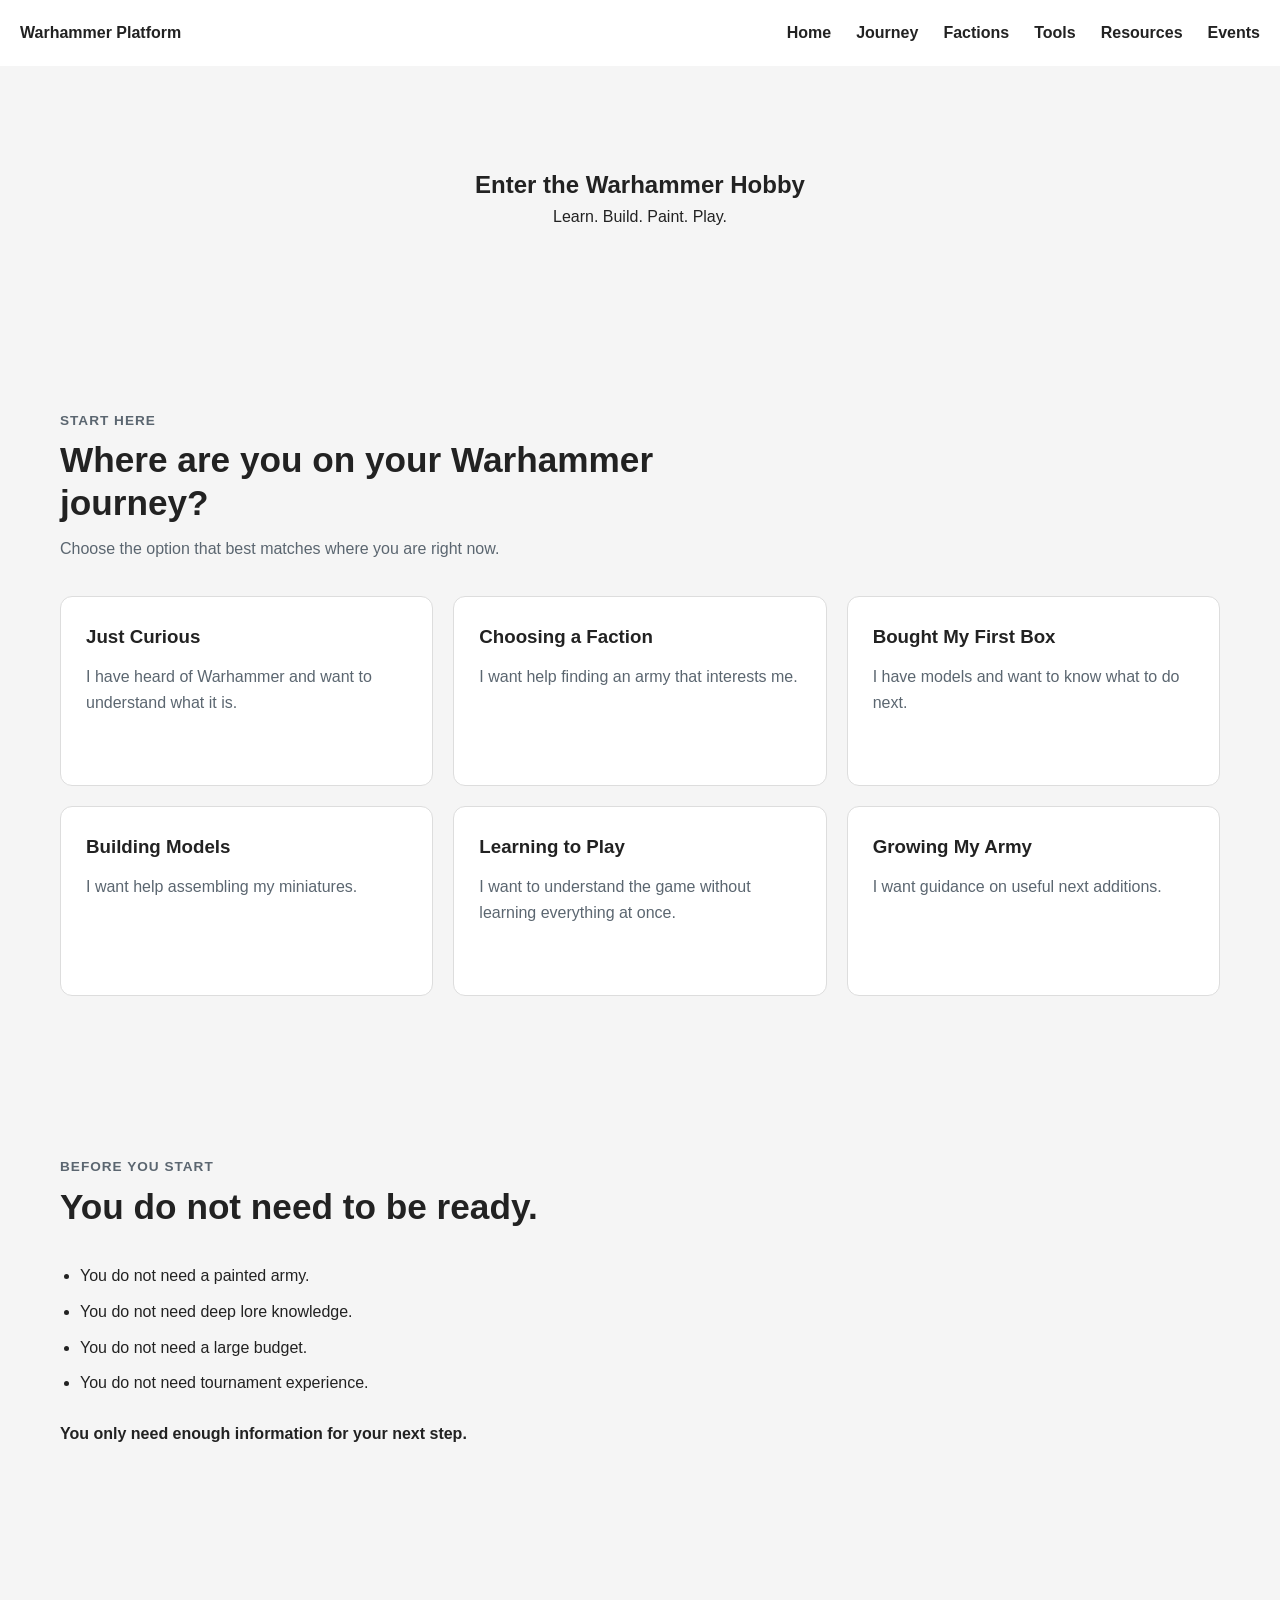
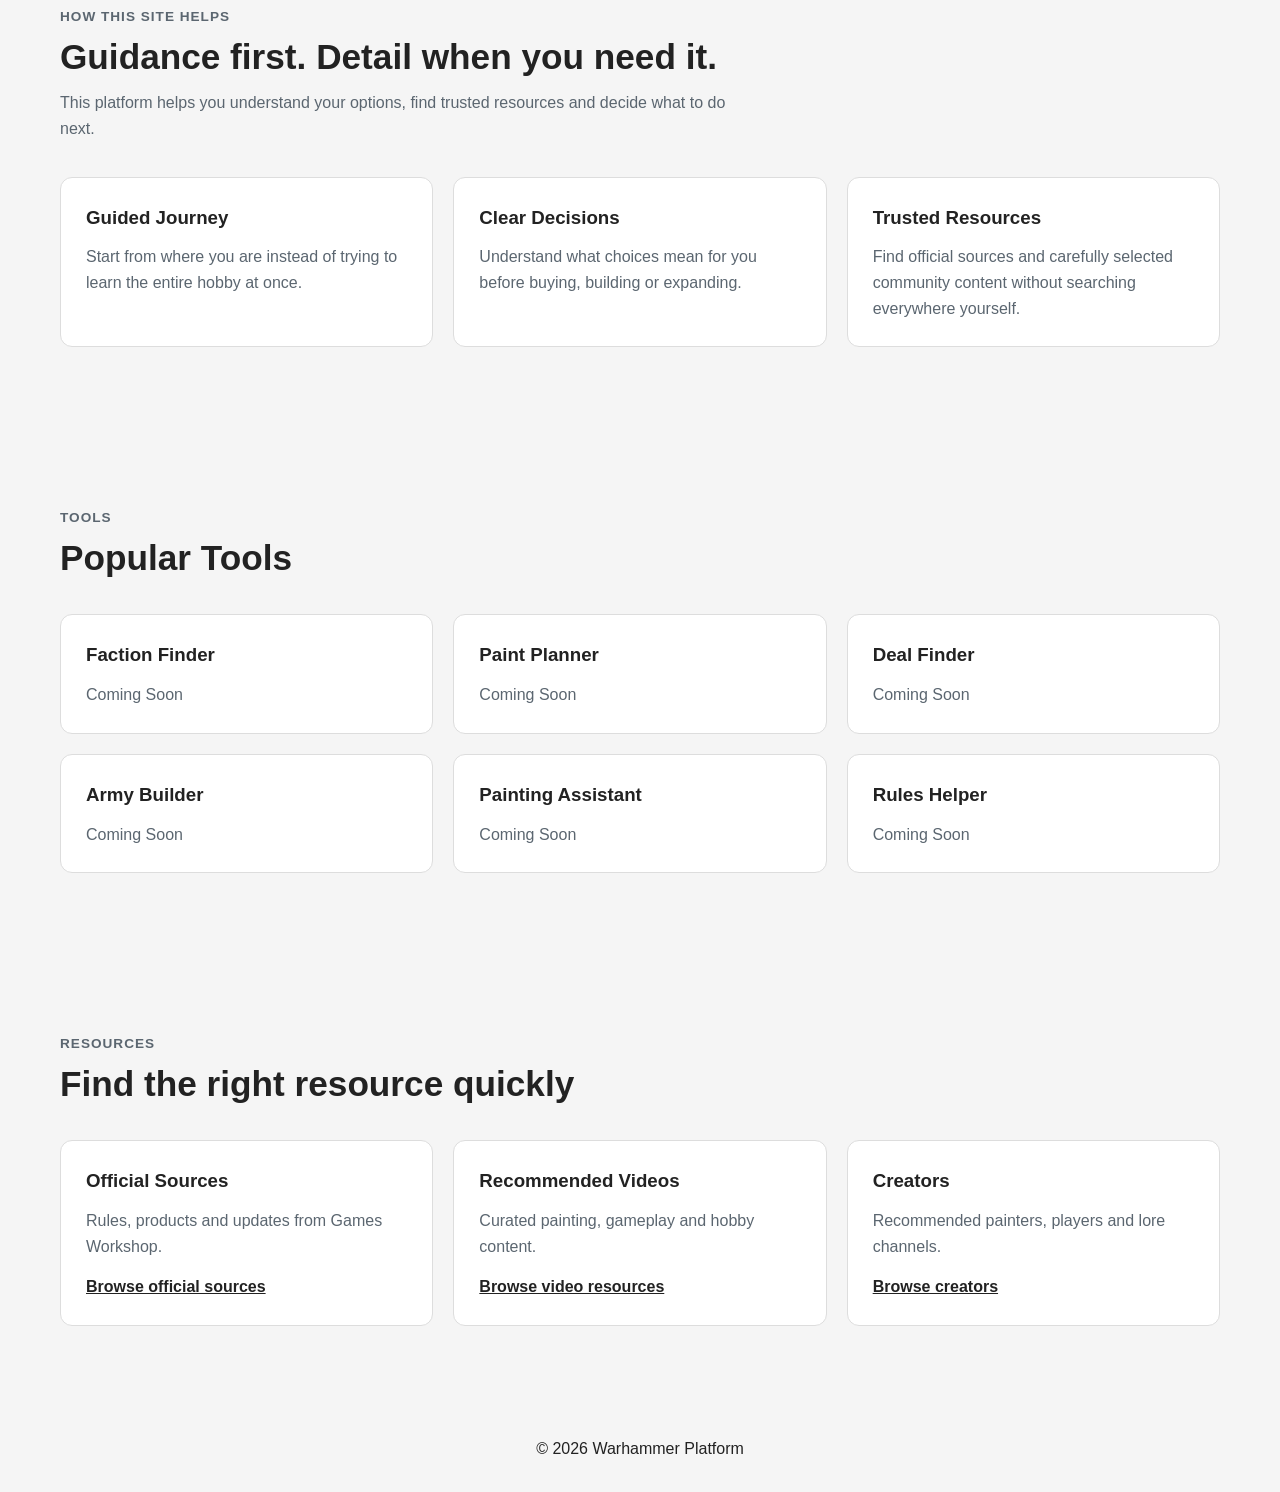
<file: index.html>
<!DOCTYPE html>
<html lang="en">
<head>
    <!-- ========================================
         PAGE METADATA
    ========================================= -->
    <meta charset="UTF-8">
    <meta name="viewport" content="width=device-width, initial-scale=1.0">

    <title>Warhammer Platform</title>
    <meta name="description" content="A beginner-first platform for exploring the Warhammer hobby.">

    <!-- ========================================
         STYLESHEETS
    ========================================= -->
    <link rel="stylesheet" href="css/styles.css">
</head>

<body>
    <!-- ========================================
         HEADER AND NAVIGATION
    ========================================= -->
    <header>
        <nav>
            <div class="logo">Warhammer Platform</div>

            <ul>
                <li><a href="#">Home</a></li>
                <li><a href="journey.html">Journey</a></li>
                <li><a href="factions.html">Factions</a></li>
                <li><a href="tools.html">Tools</a></li>
                <li><a href="resources.html">Resources</a></li>
                <li><a href="events.html">Events</a></li>
            </ul>
        </nav>
    </header>

    <!-- ========================================
         MAIN CONTENT
    ========================================= -->
    <main>
        <!-- ========================================
             HERO
        ========================================= -->
        <section class="hero">
            <h1>Enter the Warhammer Hobby</h1>
            <p>Learn. Build. Paint. Play.</p>
        </section>

        <!-- ========================================
             JOURNEY OPTIONS
        ========================================= -->
        <section class="journey">
            <div class="section-heading">
                <p class="section-label">Start here</p>
                <h2>Where are you on your Warhammer journey?</h2>
                <p>Choose the option that best matches where you are right now.</p>
            </div>

            <div class="journey-grid">
                <a class="journey-card" href="#">
                    <h3>Just Curious</h3>
                    <p>I have heard of Warhammer and want to understand what it is.</p>
                </a>

                <a class="journey-card" href="#">
                    <h3>Choosing a Faction</h3>
                    <p>I want help finding an army that interests me.</p>
                </a>

                <a class="journey-card" href="#">
                    <h3>Bought My First Box</h3>
                    <p>I have models and want to know what to do next.</p>
                </a>

                <a class="journey-card" href="#">
                    <h3>Building Models</h3>
                    <p>I want help assembling my miniatures.</p>
                </a>

                <a class="journey-card" href="#">
                    <h3>Learning to Play</h3>
                    <p>I want to understand the game without learning everything at once.</p>
                </a>

                <a class="journey-card" href="#">
                    <h3>Growing My Army</h3>
                    <p>I want guidance on useful next additions.</p>
                </a>
            </div>
        </section>

        <!-- ========================================
             REASSURANCE
        ========================================= -->
        <section class="reassurance">
            <div class="section-heading">
                <p class="section-label">Before you start</p>
                <h2>You do not need to be ready.</h2>
            </div>

            <ul>
                <li>You do not need a painted army.</li>
                <li>You do not need deep lore knowledge.</li>
                <li>You do not need a large budget.</li>
                <li>You do not need tournament experience.</li>
            </ul>

            <p>You only need enough information for your next step.</p>
        </section>

        <!-- ========================================
             SITE PURPOSE
        ========================================= -->
        <section class="site-purpose">
            <div class="section-heading">
                <p class="section-label">How this site helps</p>
                <h2>Guidance first. Detail when you need it.</h2>
                <p>This platform helps you understand your options, find trusted resources and decide what to do next.</p>
            </div>

            <div class="purpose-grid">
                <article class="purpose-card">
                    <h3>Guided Journey</h3>
                    <p>Start from where you are instead of trying to learn the entire hobby at once.</p>
                </article>

                <article class="purpose-card">
                    <h3>Clear Decisions</h3>
                    <p>Understand what choices mean for you before buying, building or expanding.</p>
                </article>

                <article class="purpose-card">
                    <h3>Trusted Resources</h3>
                    <p>Find official sources and carefully selected community content without searching everywhere yourself.</p>
                </article>
            </div>
        </section>

        <!-- ========================================
             FEATURED TOOLS
        ========================================= -->
        <section class="featured-tools">
            <div class="section-heading">
                <p class="section-label">Tools</p>
                <h2>Popular Tools</h2>
            </div>

            <div class="tool-grid">
                <article class="tool-card">
                    <h3>Faction Finder</h3>
                    <p>Coming Soon</p>
                </article>

                <article class="tool-card">
                    <h3>Paint Planner</h3>
                    <p>Coming Soon</p>
                </article>

                <article class="tool-card">
                    <h3>Deal Finder</h3>
                    <p>Coming Soon</p>
                </article>

                <article class="tool-card">
                    <h3>Army Builder</h3>
                    <p>Coming Soon</p>
                </article>

                <article class="tool-card">
                    <h3>Painting Assistant</h3>
                    <p>Coming Soon</p>
                </article>

                <article class="tool-card">
                    <h3>Rules Helper</h3>
                    <p>Coming Soon</p>
                </article>
            </div>
        </section>

        <!-- ========================================
             FEATURED RESOURCES
        ========================================= -->
        <section class="featured-resources">
            <div class="section-heading">
                <p class="section-label">Resources</p>
                <h2>Find the right resource quickly</h2>
            </div>

            <div class="resource-grid">
                <article class="resource-card">
                    <h3>Official Sources</h3>
                    <p>Rules, products and updates from Games Workshop.</p>
                    <a href="#">Browse official sources</a>
                </article>

                <article class="resource-card">
                    <h3>Recommended Videos</h3>
                    <p>Curated painting, gameplay and hobby content.</p>
                    <a href="#">Browse video resources</a>
                </article>

                <article class="resource-card">
                    <h3>Creators</h3>
                    <p>Recommended painters, players and lore channels.</p>
                    <a href="#">Browse creators</a>
                </article>
            </div>
        </section>
    </main>

    <!-- ========================================
         FOOTER
    ========================================= -->
    <footer>
        <p>&copy; 2026 Warhammer Platform</p>
    </footer>

    <!-- ========================================
         JAVASCRIPT
    ========================================= -->
    <script type="module" src="js/main.js"></script>
</body>
</html>
</file>
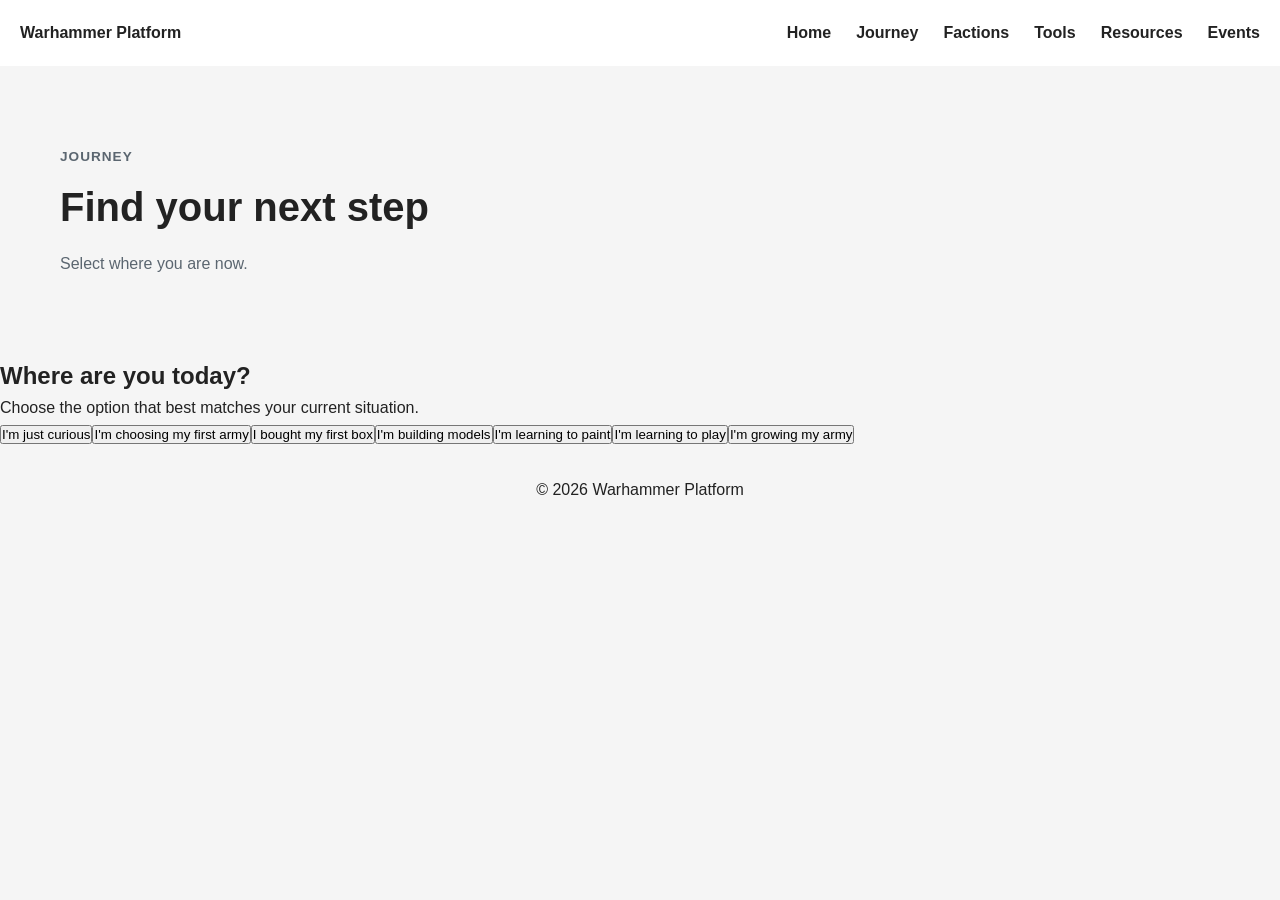
<file: journey.html>
<!DOCTYPE html>
<html lang="en">
<head>
    <!-- ========================================
         PAGE METADATA
    ========================================= -->
    <meta charset="UTF-8">
    <meta name="viewport" content="width=device-width, initial-scale=1.0">

    <title>Journey | Warhammer Platform</title>
    <meta name="description" content="Choose where you are in your Warhammer journey and find your next step.">

    <!-- ========================================
         STYLESHEETS
    ========================================= -->
    <link rel="stylesheet" href="css/styles.css">
</head>

<body data-page="journey">
    <!-- ========================================
         SHARED HEADER
    ========================================= -->
    <div id="site-header"></div>

    <!-- ========================================
         MAIN CONTENT
    ========================================= -->
    <main>
        <!-- ========================================
             PAGE INTRODUCTION
        ========================================= -->
        <section class="page-intro">
            <p class="section-label">Journey</p>
            <h1>Find your next step</h1>
            <p>Select where you are now.</p>
        </section>

        <!-- ========================================
             JOURNEY DECISION ENGINE
        ========================================= -->
        <section class="decision-engine">
            <div id="journey-content">
                <h2 id="journey-title"></h2>
                <p id="journey-description"></p>
                <div id="journey-options"></div>
            </div>
        </section>
    </main>

    <!-- ========================================
         SHARED FOOTER
    ========================================= -->
    <div id="site-footer"></div>

    <!-- ========================================
         JAVASCRIPT
    ========================================= -->
    <script type="module" src="js/main.js"></script>
</body>
</html>
</file>
<file: css/styles.css>
/*
========================================
File:
styles.css

Purpose:
Imports all modular stylesheet files in
the required loading order.
========================================
*/

@import url("base.css");
@import url("navigation.css");
@import url("structure.css");
@import url("sections.css");
@import url("components.css");
@import url("utilities.css");
@import url("responsive.css");
</file>
